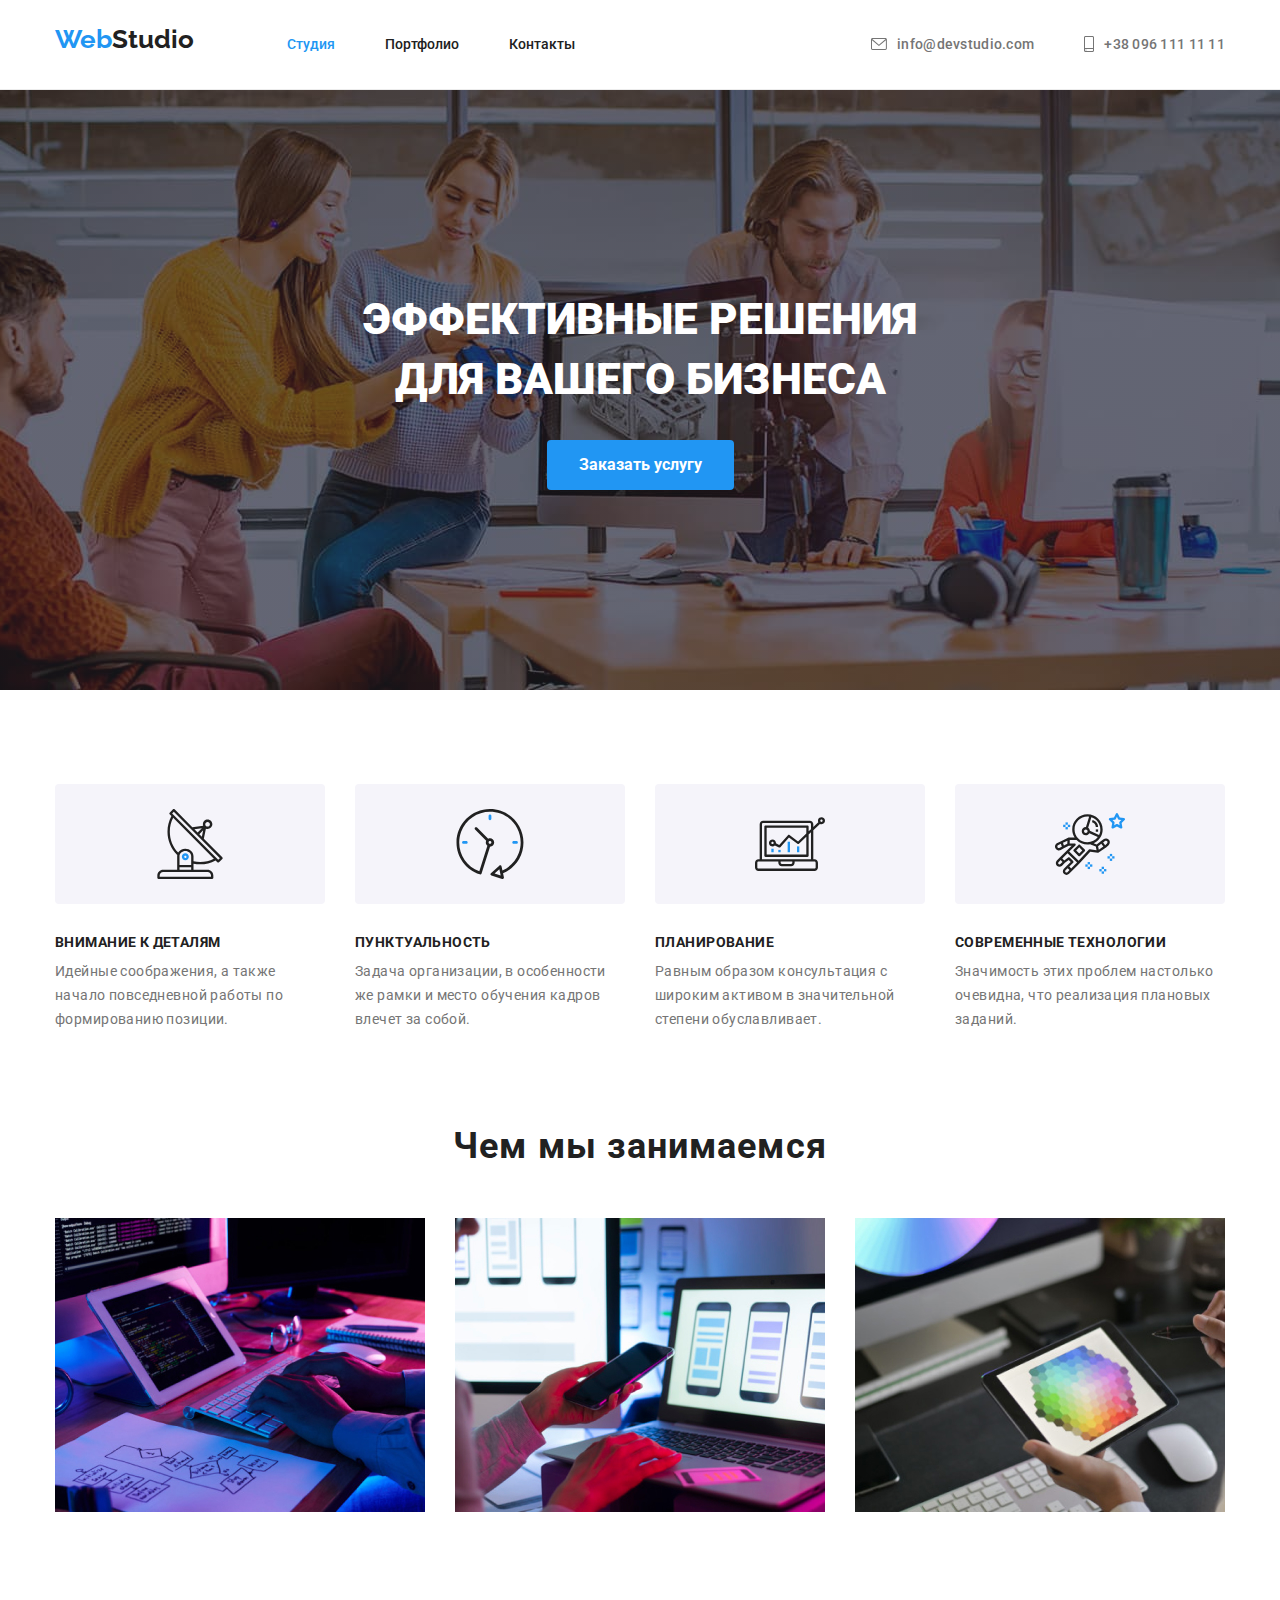
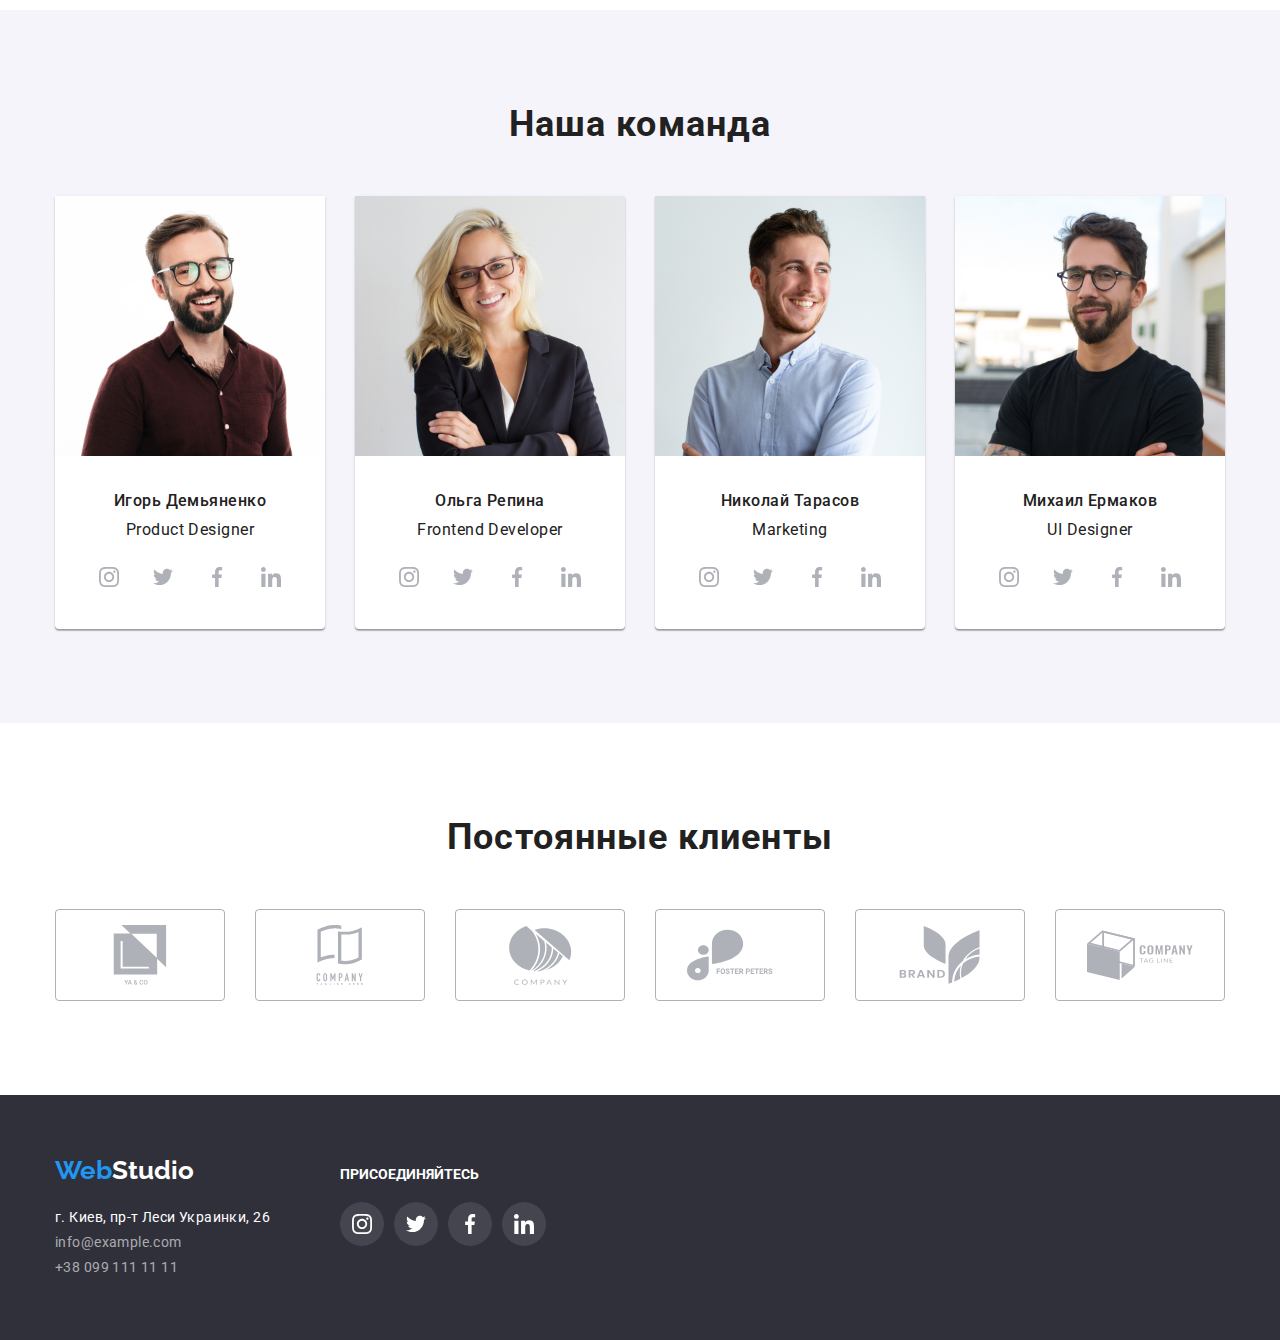
<file: index.html>
<!DOCTYPE html>
<html lang="ru">
<head>
	<meta charset="UTF-8">
	<meta http-equiv="X-UA-Compatible" content="IE=edge">
	<meta name="viewport" content="width=device-width, initial-scale">
	<link rel="stylesheet" href="https://cdnjs.cloudflare.com/ajax/libs/modern-normalize/1.0.0/modern-normalize.min.css">
	<link rel="stylesheet" href="./css/styles.css">
	<link rel="preconnect" href="https://fonts.gstatic.com">
	<link href="https://fonts.googleapis.com/css2?family=Raleway:wght@700&family=Roboto:wght@400;500;700;900&display=swap"
		rel="stylesheet">
	<title>Домашнє завдання №1</title>
</head>
<body>
	<!--Шапка-->
	<header class="header">
		<div class="container headContainer">
		<nav class="navigation">	
			<a href="./index.html" class="logo"> <span class="web">Web</span>Studio</a>
			<ul class="navList">
				<li class="navListItem"><a class="studio current" href="./index.html">Студия</a></li>
				<li class="navListItem"><a class="portfolio" href="./portfolio.html">Портфолио</a></li>
				<li class="navListItem"><a class="contact" href="#">Контакты</a></li>
			</ul>
		</nav>
			<ul class="contactList">
				<li class="contactItem">
					<a class="mail" href="mailto:info@devstudio.com">
						<svg class="iconMail" width="16px" height="12px">
							<use href="./images/sprite.svg#icon-envelope"></use>
						</svg>
					info@devstudio.com</a></li>
					
				<li class="contactItem"><a class="tel" href="tel:+380961111111" >
						<svg class="iconTel" width="10px" height="40px">
							<use href="./images/sprite.svg#icon-smartphone"></use>
						</svg>
					+38 096 111 11 11</a></li>
			</ul>	
		</div>
	</header>
	<main>
		<!--Эффективные решения для вашего бизнеса-->
		<section class="sectionEffect">
			<div class="container">
				<h1 class="effect">ЭФФЕКТИВНЫЕ РЕШЕНИЯ <br/> ДЛЯ ВАШЕГО БИЗНЕСА</h1>
				<button class="button" type="submit">Заказать услугу</button>	
			</div>
		</section>
		
		<!--Секция описание-->
		<section class="description">
			<div class="container">
				<h2 class="titleNone">Секция описание</h2>
				<ul class="sectionDescription">
					<li class="descriptionItem">
						<div class="iconDescription">
							<svg width="70px" height="70px">
								<use href="./images/sprite.svg#icon-antenna"></use>
							</svg>
						</div>
					<h3 class="descriptionTitle">Внимание к деталям</h3>
					<p class="descriptionText">Идейные соображения, а также начало повседневной работы по формированию позиции.</p>
					
				</li>
					<li class="descriptionItem">
						<div class="iconDescription">
							<svg width="70px" height="70px">
								<use href="./images/sprite.svg#icon-clock"></use>
							</svg>
						</div>
					<h3 class="descriptionTitle">Пунктуальность</h3>
					<p class="descriptionText">Задача организации, в особенности же рамки и место обучения кадров влечет за собой.</p>
					
				</li>
					<li class="descriptionItem">
						<div class="iconDescription">
							<svg width="70px" height="70px">
								<use href="./images/sprite.svg#icon-diagram"></use>
							</svg>
						</div>
					<h3 class="descriptionTitle">Планирование</h3>
					<p class="descriptionText">Равным образом консультация с широким активом в значительной степени обуславливает.</p>
					
				</li>
					<li class="descriptionItem">
						<div class="iconDescription">
							<svg width="70px" height="70px">
								<use href="./images/sprite.svg#icon-astronaut"></use>
							</svg>
						</div>
					<h3 class="descriptionTitle">Современные технологии</h3>
					<p class="descriptionText">Значимость этих проблем настолько очевидна, что реализация плановых заданий.</p>
				</li>

				</ul>
			</div>
		</section>

		<!--Чем мы занимаемся-->			
		<section class="sectionWork">	
					<div class="container">
				 		<h2 class="workTitle">Чем мы занимаемся</h2>
							<ul class="workList">
								<li class="workListItem"><img src="./images/PC.jpg" alt="Комп" width="370"></li>
								<li class="workListItem"><img src="./images/telephone.jpg" alt="Телефон" width="370"></li>
								<li class="workListItem"><img src="./images/tablet.jpg" alt="Планшет" width="370"></li>
							</ul>
					</div>
		</section>

				<!--Наша команда-->
		<section class="ourTeam">
				<div class="container">
					<h2 class="teamTitle">Наша команда</h2>
						<ul class="teamList">
							<li class="teamListItem">
								<img src="./images/Игорь.jpg" alt="Игорь" width="270">
									<div class="team">
										<h3 class="teamName">Игорь Демьяненко</h3>
										<p class="teamWork">Product Designer</p>
									
										<ul class="iconList">
											<li class="iconTeamSvg">
												<a class="socialLinkTeam" href="">
													<svg class="iconTeam">
														<use href="./images/sprite.svg#icon-instagram"></use>
													</svg>
												</a>
											</li>
											<li class="iconTeamSvg">
												<a class="socialLinkTeam" href="">
													<svg class="iconTeam">
														<use href="./images/sprite.svg#icon-twitter"></use>
													</svg>
												</a>
											</li>
											<li class="iconTeamSvg">
												<a class="socialLinkTeam" href="">
													<svg class="iconTeam">
														<use href="./images/sprite.svg#icon-facebook"></use>
													</svg>
												</a>
											</li>
											<li class="iconTeamSvg">
												<a class="socialLinkTeam" href="">
													<svg class="iconTeam">
														<use href="./images/sprite.svg#icon-linkedin"></use>
													</svg>
												</a>
											</li>
										</ul>
									</div>
							</li>
						
							<li class="teamListItem">
								<img src="./images/Ольга.jpg" alt="Ольга" width="270">
									<div class="team">
										<h3 class="teamName">Ольга Репина</h3>
										<p class="teamWork">Frontend Developer</p>
									
										<ul class="iconList">
											<li class="iconTeamSvg">
												<a class="socialLinkTeam" href="">
													<svg class="iconTeam">
														<use href="./images/sprite.svg#icon-instagram"></use>
													</svg>
												</a>
											</li>
											<li class="iconTeamSvg">
												<a class="socialLinkTeam" href="">
													<svg class="iconTeam">
														<use href="./images/sprite.svg#icon-twitter"></use>
													</svg>
												</a>
											</li>
											<li class="iconTeamSvg">
												<a class="socialLinkTeam" href="">
													<svg class="iconTeam">
														<use href="./images/sprite.svg#icon-facebook"></use>
													</svg>
												</a>
											</li>
											<li class="iconTeamSvg">
												<a class="socialLinkTeam" href="">
													<svg class="iconTeam">
														<use href="./images/sprite.svg#icon-linkedin"></use>
													</svg>
												</a>
											</li>
										</ul>
									</div>
							</li>
							<li class="teamListItem">
								<img src="./images/Николай.jpg" alt="Николай" width="270">
									<div class="team">
										<h3 class="teamName">Николай Тарасов</h3>
										<P class="teamWork">Marketing</P>
									
										<ul class="iconList">
											<li class="iconTeamSvg">
												<a class="socialLinkTeam" href="">
													<svg class="iconTeam">
														<use href="./images/sprite.svg#icon-instagram"></use>
													</svg>
												</a>
											</li>
											<li class="iconTeamSvg">
												<a class="socialLinkTeam" href="">
													<svg class="iconTeam">
														<use href="./images/sprite.svg#icon-twitter"></use>
													</svg>
												</a>
											</li>
											<li class="iconTeamSvg">
												<a class="socialLinkTeam" href="">
													<svg class="iconTeam">
														<use href="./images/sprite.svg#icon-facebook"></use>
													</svg>
												</a>
											</li>
											<li class="iconTeamSvg">
												<a class="socialLinkTeam" href="">
													<svg class="iconTeam">
														<use href="./images/sprite.svg#icon-linkedin"></use>
													</svg>
												</a>
											</li>
										</ul>
									</div>
							</li>
							<li class="teamListItem">
								<img src="./images/Михаил.jpg" alt="Михаил" width="270">
									<div class="team">
										<h3 class="teamName">Михаил Ермаков</h3>
										<p class="teamWork">UI Designer</p>
									
										<ul class="iconList">
											<li class="iconTeamSvg">
												<a class="socialLinkTeam" href="">
													<svg class="iconTeam">
														<use href="./images/sprite.svg#icon-instagram"></use>
													</svg>
												</a>
											</li>
											<li class="iconTeamSvg">
												<a class="socialLinkTeam" href="">
													<svg class="iconTeam">
														<use href="./images/sprite.svg#icon-twitter"></use>
													</svg>
												</a>
											</li>
											<li class="iconTeamSvg">
												<a class="socialLinkTeam" href="">
													<svg class="iconTeam">
														<use href="./images/sprite.svg#icon-facebook"></use>
													</svg>
												</a>
											</li>
											<li class="iconTeamSvg">
												<a class="socialLinkTeam" href="">
													<svg class="iconTeam">
														<use href="./images/sprite.svg#icon-linkedin"></use>
													</svg>
												</a>
											</li>
										</ul>
									</div>
							</li>
						</ul>
				</div>
		</section>

		<!-- Постоянные клиенты -->
		<section class="clientSvg">
			<div class="container">
				<h2 class="workTitle">Постоянные клиенты</h2>
				<ul class="iconItem" >
					<li class="icon">
						<a class="iconSvg" href="#">
							<svg class="iconClient">
								<use href="./images/sprite.svg#icon-client"></use>
							</svg>
						</a>
					</li>
					<li class="icon">
						<a class="iconSvg" href="#">
							<svg class="iconClient">
								<use href="./images/sprite.svg#icon-client1"></use>
							</svg>
						</a>
					</li>
					<li class="icon">
						<a class="iconSvg" href="#">
							<svg class="iconClient">
								<use class="use" href="./images/sprite.svg#icon-client2"></use>
							</svg>
						</a>
					</li>
					<li class="icon">
						<a class="iconSvg" href="#">
							<svg class="iconClient">
								<use href="./images/sprite.svg#icon-client3"></use>
							</svg>
						</a>
					</li>
					<li class="icon">
						<a class="iconSvg" href="#">
							<svg class="iconClient">
								<use href="./images/sprite.svg#icon-client4"></use>
							</svg>
						</a>
					</li>
					<li class="icon">
						<a class="iconSvg" href="#">
							<svg class="iconClient">
								<use href="./images/sprite.svg#icon-client5"></use>
							</svg>
						</a>
					</li>
			</ul>
			</div>
		</section>
	</main>

	<!--Данные-->
	<footer class="footer">
		  <div class="container footerContainer">
				<div class="footerAddress">
						<a href="./index.html" class="logo"> <span class="web">Web</span><span class="studioWhite">Studio</span></a>
					<address class="sectionAddress">
						<p class="address">г. Киев, пр-т Леси Украинки, 26</p>
						<ul>
							<li><a class="contactFooter" href="mailto:info@example.com">info@example.com</a></li>
							<li><a class="contactFooter" href="tel:+380991111111">+38 099 111 11 11</a></li>
						</ul>
			   	</address>
				</div>	
		 
				<div class="footerIcon">
					<p>присоединяйтесь</p>
					<ul class="iconFooterList">
						<li class="iconFotterLi">
							<a class="iconLinkFooter" href="">
								<svg class="footerSvg">
									<use href="./images/sprite.svg#icon-instagram"></use>
								</svg>
							</a>
						</li>
						<li class="iconFotterLi">
							<a class="iconLinkFooter" href="">
								<svg class="footerSvg">
									<use href="./images/sprite.svg#icon-twitter"></use>
								</svg>
							</a>
						</li>
						<li class="iconFotterLi">
							<a class="iconLinkFooter" href="">
								<svg class="footerSvg">
									<use href="./images/sprite.svg#icon-facebook"></use>
								</svg>
							</a>
						</li>
						<li class="iconFotterLi">
							<a class="iconLinkFooter" href="">
								<svg class="footerSvg">
									<use href="./images/sprite.svg#icon-linkedin"></use>
								</svg>
							</a>
						</li>
					</ul>
				</div>
			</div>
	</footer>
</body>
</html>
</file>
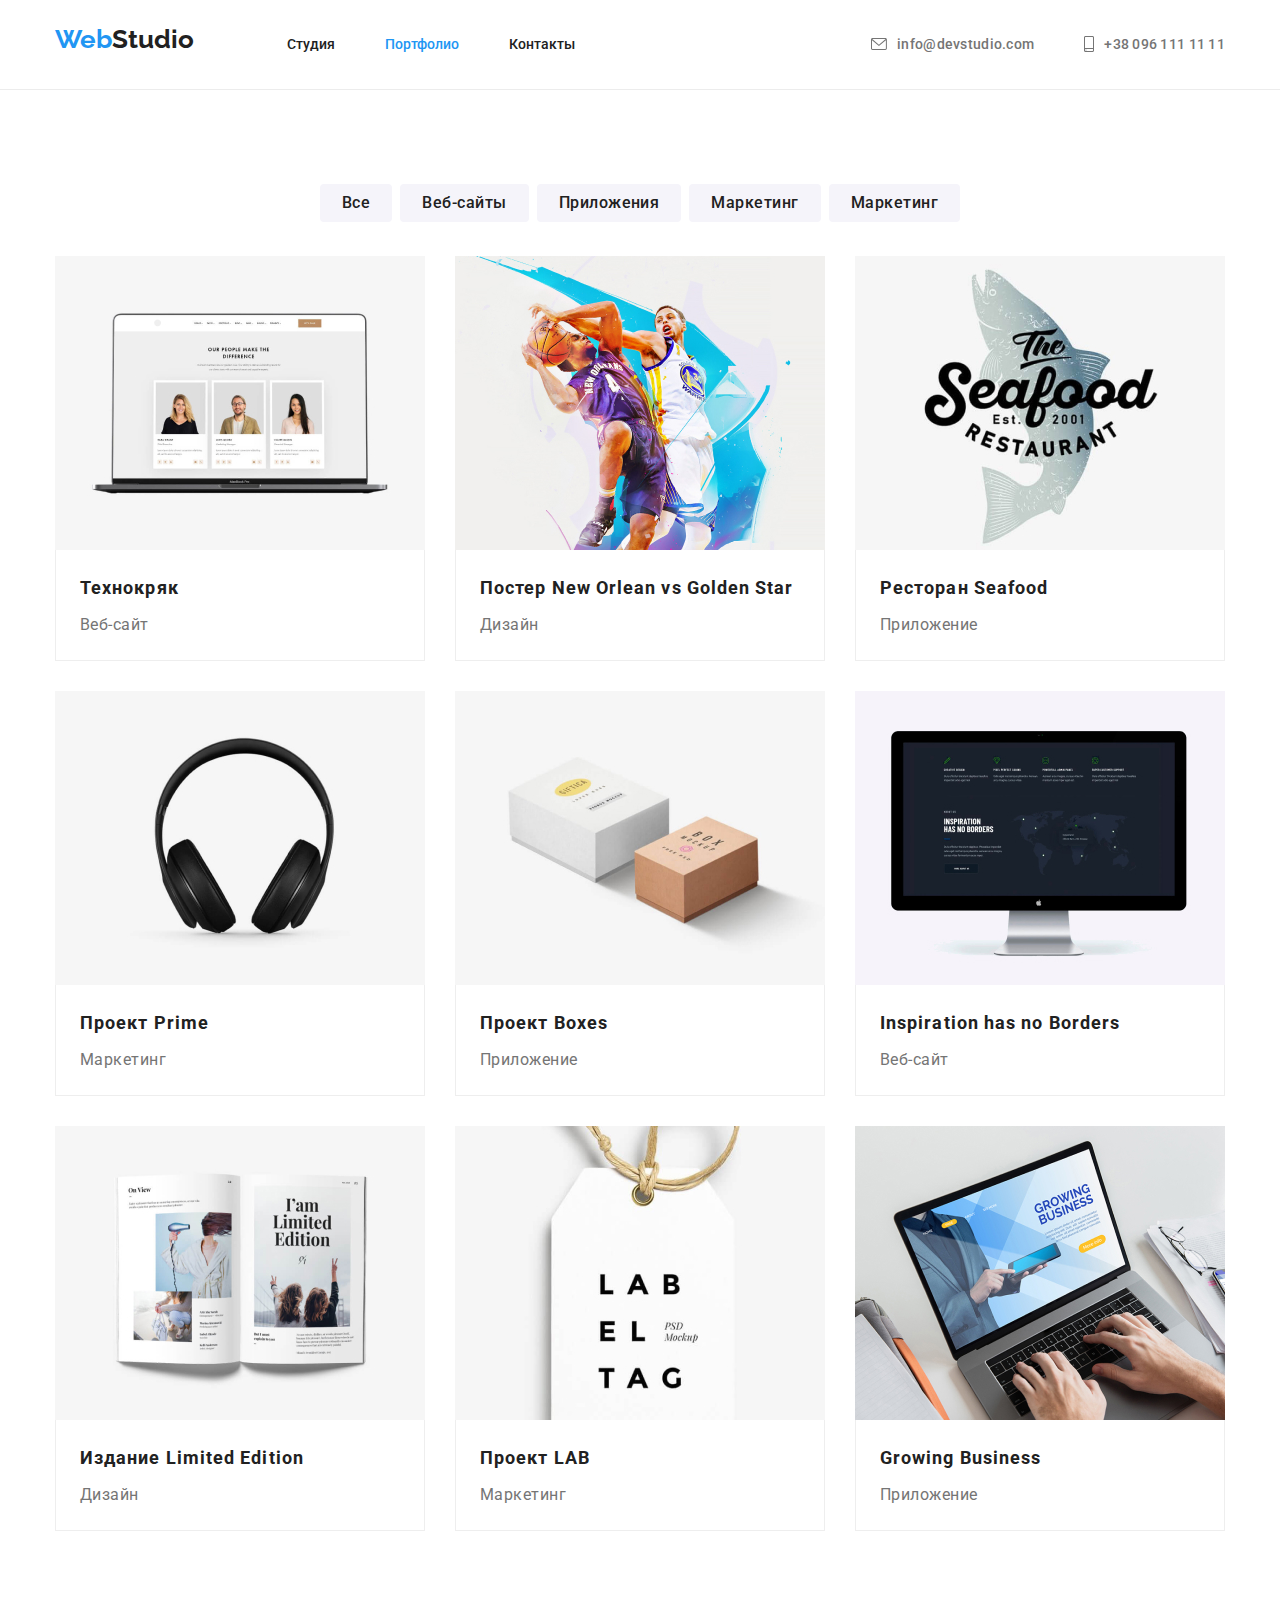
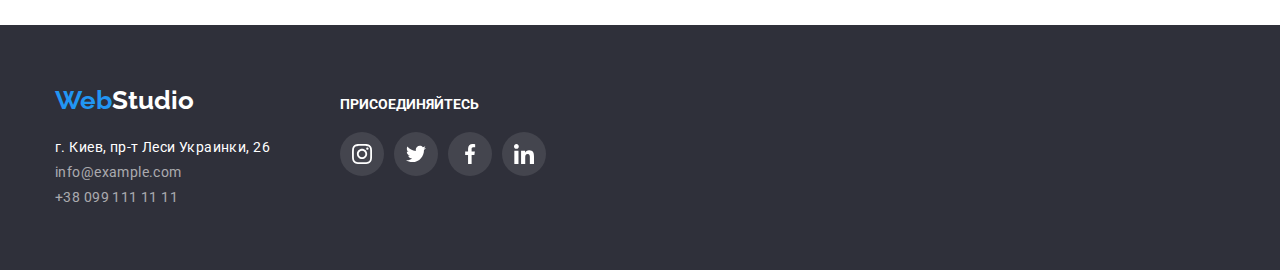
<file: portfolio.html>
<!DOCTYPE html>
<html lang="ru">
<head>
	<meta charset="UTF-8">
	<meta http-equiv="X-UA-Compatible" content="IE=edge">
	<meta name="viewport" content="width=device-width, initial-scale=1.0">
	<link rel="preconnect" href="https://fonts.gstatic.com">
	<link href="https://fonts.googleapis.com/css2?family=Raleway:wght@700&family=Roboto:wght@400;500;700;900&display=swap"
		rel="stylesheet">
	<link rel="stylesheet" href="https://cdnjs.cloudflare.com/ajax/libs/modern-normalize/1.0.0/modern-normalize.min.css">
	<link rel="stylesheet" href="./css/styles.css">
	<title>Домашнє завдання №2</title>
</head>
<body>
	
	<!--Шапка портфоліо-->
	<header class="header">
		<div class="container headContainer">	
			<nav class="navigation">	
				<a class="logo" href="./index.html"> <span class="web">Web</span>Studio</a>
				<ul class="navList">
					<li class="navListItem"><a class="studio" href="./index.html">Студия</a></li>
					<li class="navListItem"><a class="portfolio current" href="">Портфолио</a></li>
					<li class="navListItem"><a class="contact" href="">Контакты</a></li>
				</ul>
			</nav>
				<ul class="contactList">
					<li class="contactItem">
						<a class="mail" href="mailto:info@devstudio.com">
							<svg class="iconMail" width="16px" height="12px">
								<use href="./images/sprite.svg#icon-envelope"></use>
							</svg>
							info@devstudio.com</a>
					</li>
				
						<li class="contactItem"><a class="tel" href="tel:+380961111111">
							<svg class="iconTel" width="10px" height="40px">
								<use href="./images/sprite.svg#icon-smartphone"></use>
							</svg>
							+38 096 111 11 11</a>
						</li>
				</ul>

		</div>	
	</header>
	
	<main>	
		<section class="sectionPortfolio">
			<div class="container">
				<h1 class="titleNone">Кнопки навигация</h1>
					<ul class="filter">
						<li class="buttonItem">
							<button class="buttonFilter" type="button">Все</button>
						</li>
						<li class="buttonItem">
							<button class="buttonFilter" type="button">Веб-сайты</button>
						</li>
						<li class="buttonItem">
							<button class="buttonFilter" type="button">Приложения</button>
						</li>
						<li class="buttonItem">
							<button class="buttonFilter" type="button">Маркетинг</button>
						</li>
						<li class="buttonItem">
							<button class="buttonFilter" type="button">Маркетинг</button>
						</li>
					</ul>
				<h2 class="titleNone">Карточки портфолио</h2>
						<ul class="portfolioImg">
							<li class="portfolioItems">
								<img src="./images/notebook.jpg" alt="Ноутбук">
									<div class="titleWork">
										<h3 class="titleImg">Технокряк</h3>
										<p class="workImg">Веб-сайт</p>
									</div>
							</li>
							<li class="portfolioItems">
								<img src="./images/basketball.jpg" alt="Баскетбол" width="370">
									<div class="titleWork">
										<h3 class="titleImg">Постер New Orlean vs Golden Star</h3>
										<p class="workImg">Дизайн</p>
									</div>
							</li>

							<li class="portfolioItems">
								<img src="./images/seafood.jpg" alt="Приложение" width="370">
									<div class="titleWork">
										<h3 class="titleImg">Ресторан Seafood</h3>
										<p class="workImg">Приложение</p>
									</div>
							</li>

							<li class="portfolioItems">
								<img src="./images/headphones.jpg" alt="Наушники" width="370">
									<div class="titleWork">
										<h3 class="titleImg">Проект Prime</h3>
										<p class="workImg">Маркетинг</p>
									</div>
							</li>

							<li class="portfolioItems">
								<img src="./images/box.jpg" alt="Коробка" width="370">
									<div class="titleWork">
										<h3 class="titleImg">Проект Boxes</h3>
										<p class="workImg">Приложение</p>
									</div>
							</li>

							<li class="portfolioItems">
								<img src="./images/screen.jpg" alt="Экран" width="370">
									<div class="titleWork">
										<h3 class="titleImg">Inspiration has no Borders</h3>
										<p class="workImg">Веб-сайт</p>
									</div>
							</li>

							<li class="portfolioItems">
								<img src="./images/book.jpg" alt="Книга" width="370">
									<div class="titleWork">
										<h3 class="titleImg">Издание Limited Edition</h3>
										<p class="workImg">Дизайн</p>
									</div>
							</li>

							<li class="portfolioItems">
								<img src="./images/label.jpg" alt="Label" width="370">
									<div class="titleWork">
										<h3 class="titleImg">Проект LAB</h3>
										<p class="workImg">Маркетинг</p>
									</div>
							</li>

							<li class="portfolioItems">
								<img src="./images/work.jpg" alt="Работа" width="370">
									<div class="titleWork">
										<h3 class="titleImg">Growing Business</h3>
										<p class="workImg">Приложение</p>
									</div>
							</li>
						</ul>
				</div>
		</section>
	</main>

<footer class="footer">
	<div class="container footerContainer">
		<div class="footerAddress">
			<a href="./index.html" class="logo"> <span class="web">Web</span><span class="studioWhite">Studio</span></a>
			<address class="sectionAddress">
				<p class="address">г. Киев, пр-т Леси Украинки, 26</p>
				<ul>
					<li><a class="contactFooter" href="mailto:info@example.com">info@example.com</a></li>
					<li><a class="contactFooter" href="tel:+380991111111">+38 099 111 11 11</a></li>
				</ul>
			</address>
		</div>

		<div class="footerIcon">
			<p>присоединяйтесь</p>
			<ul class="iconFooterList">
				<li class="iconFotterLi">
					<a class="iconLinkFooter" href="">
						<svg class="footerSvg">
							<use href="./images/sprite.svg#icon-instagram"></use>
						</svg>
					</a>
				</li>
				<li class="iconFotterLi">
					<a class="iconLinkFooter" href="">
						<svg class="footerSvg">
							<use href="./images/sprite.svg#icon-twitter"></use>
						</svg>
					</a>
				</li>
				<li class="iconFotterLi">
					<a class="iconLinkFooter" href="">
						<svg class="footerSvg">
							<use href="./images/sprite.svg#icon-facebook"></use>
						</svg>
					</a>
				</li>
				<li class="iconFotterLi">
					<a class="iconLinkFooter" href="">
						<svg class="footerSvg">
							<use href="./images/sprite.svg#icon-linkedin"></use>
						</svg>
					</a>
				</li>
			</ul>
		</div>
	</div>
</footer>


</body>
</html>
</file>
<file: css/styles.css>
:root {
  --color-grey: rgba(117, 117, 117, 1);
  --black-color: rgba(33, 33, 33, 1);
  --blue-color: rgba(33, 150, 243, 1);
  --color-white: rgb(255, 255, 255, 1);
  --background-section: rgb(47, 48, 58);
  --background-ourTeam: rgb(245, 244, 250, 1);
  --background-color-button: rgb(33, 150, 243);
  --footer-contact-color: rgba(255, 255, 255, 0.6);
  --background-color-filter: rgba(245, 244, 250, 1);
  --background-color-header: rgba(255, 255, 255, 1);
  --card-set-gap: 30px;
  --background-Hero: rgba(47, 48, 58, 0.4);
  --background-footer-icons: rgba(255, 255, 255, 0.1);
  --color-icons: rgb(175, 177, 184, 1);
}
* {
  text-decoration: none;
  list-style-type: none;
  box-sizing: border-box;
  margin: 0;
  padding: 0;
}

body {
  font-family: "Roboto", sans-serif;
  color: var(--black-color);
}
.section {
  padding: 94px 0;
  margin: 0 auto;
}
.img {
  display: block;
}
.titleNone {
  display: none;
}
/* <!-- Index.html --> */

/* Логотип */

.header {
  padding-top: 24px;
  padding-bottom: 25px;
  align-items: center;
  background: var(--background-color-header);
}
.headContainer {
  display: flex;
}
.logo {
  display: block;
  color: var(--black-color);
  font-family: Raleway;
  font-weight: bold;
  font-size: 26px;
  line-height: 1.192;
}
.web {
  color: var(--blue-color);
}
.navigation {
  display: flex;
}
.navigation .studio.current {
  color: var(--blue-color);
}

.navList {
  display: flex;
  align-items: center;
  margin-left: 93px;
}
.navList > .navListItem:not(:last-child) {
  margin-right: 50px;
}
.navListItem {
  display: block;
}
.studio {
  text-decoration: none;
  color: var(--black-color);
  font-weight: 500;
  font-size: 14px;
  line-height: 1.142;
}
.studio:hover,
.studio:focus {
  color: var(--blue-color);
}
.contactList > .contactItem:not(:last-child) {
  margin-right: 50px;
}
/* Портфолио */
.navigation .portfolio.current {
  color: var(--blue-color);
}
.portfolio {
  color: var(--black-color);
  font-weight: 500;
  font-size: 14px;
  line-height: 1.142;
}
.portfolio:hover,
.portfolio:focus {
  color: var(--blue-color);
}

/* Контакты */
.contactList {
  display: flex;
  align-items: center;
  margin-left: auto;
}
.contact {
  color: var(--black-color);
  font-weight: 500;
  font-size: 14px;
  line-height: 1.142;
}

/* почта */
.iconMail {
  fill: currentColor;
  margin-right: 10px;
}

.mail {
  display: flex;
  align-items: center;
  color: var(--color-grey);
  font-weight: 500;
  font-size: 14px;
  line-height: 1.142;
  letter-spacing: 0.02em;
}

.mail:hover,
.mail:focus {
  color: var(--blue-color);
}

/* телефон */
.iconTel {
  fill: currentColor;
  margin-right: 10px;
}
.tel {
  display: flex;
  align-items: center;
  color: var(--color-grey);
  font-weight: 500;
  font-size: 14px;
  line-height: 1.142;
  letter-spacing: 0.02em;
}
.tel:hover,
.tel:focus {
  color: var(--blue-color);
}
/* Секция Эффективные решения для вашего бизнеса  */
.sectionEffect {
  text-align: center;
  background: var(--background-section);
  padding-top: 200px;
  padding-bottom: 200px;
}

.sectionEffect {
  max-width: 1600px;
  height: 600px;
  margin-right: auto;
  margin-left: auto;
  background-size: cover;
  background-position: center;
  background-repeat: no-repeat;
  background-image: linear-gradient(
      to right,
      var(--background-Hero),
      var(--background-Hero)
    ),
    url(../images/backgroundHero.jpg);
}

.effect {
  color: var(--color-white);
  font-style: normal;
  font-weight: 900;
  font-size: 44px;
  line-height: 1.363;
  margin-bottom: 30px;
}

.button {
  display: inline-block;
  font-family: inherit;
  background-color: var(--background-color-button);
  color: var(--color-white);
  border: none;
  font-weight: bold;
  font-size: 16px;
  line-height: 1.875;
  align-items: center;
  cursor: pointer;
  padding: 10px 32px;
  border-radius: 4px;
}
.button:hover,
.button:focus {
  color: var(--color-white);
}
/* Секция описание */
.description {
  padding-top: 94px;
}
.sectionDescription {
  display: flex;
}
.iconDescription {
  display: flex;
  width: 270px;
  height: 120px;
  justify-content: center;
  align-items: center;
  background-color: var(--background-color-filter);
  border-radius: 4px;
  margin-bottom: 30px;
}
.descriptionItem {
  margin-right: 30px;
}

.descriptionTitle {
  font-weight: bold;
  font-size: 14px;
  line-height: 1.142;
  letter-spacing: 0.03em;
  text-transform: uppercase;
  margin-bottom: 10px;
}

.descriptionText {
  align-items: center;
  font-weight: normal;
  font-size: 14px;
  line-height: 1.714;
  letter-spacing: 0.03em;
  color: var(--color-grey);
}

/* Чем мы занимаемся */
.sectionWork {
  padding-top: 94px;
  padding-bottom: 94px;
}
.workList {
  display: flex;
  justify-content: center;
}
.workListItem:not(:last-child) {
  margin-right: 30px;
}
.workTitle {
  font-weight: bold;
  font-size: 36px;
  line-height: 1.166;
  text-align: center;
  letter-spacing: 0.03em;
  margin-bottom: 50px;
}

/* Наша команда */
.teamList {
  display: flex;
}

.teamListItem:not(:last-child) {
  margin-right: 30px;
}
.teamListItem {
  background-color: var(--color-white);
  box-shadow: 0px 1px 3px rgba(0, 0, 0, 0.12), 0px 1px 1px rgba(0, 0, 0, 0.14),
    0px 2px 1px rgba(0, 0, 0, 0.2);
  border-radius: 0px 0px 4px 4px;
}
.ourTeam {
  padding-top: 94px;
  padding-bottom: 94px;
  background: var(--background-ourTeam);
}
.teamTitle {
  font-weight: bold;
  font-size: 36px;
  line-height: 1.166;
  text-align: center;
  letter-spacing: 0.03em;
  margin-bottom: 50px;
}
.team {
  padding: 30px 32px;
}
.teamName {
  font-weight: 500;
  font-size: 16px;
  line-height: 1.187;
  text-align: center;
  letter-spacing: 0.03em;
  margin-bottom: 10px;
}
.teamWork {
  font-weight: normal;
  font-size: 16px;
  line-height: 1.187;
  text-align: center;
  letter-spacing: 0.03em;
  margin-bottom: 16px;
}

/* Иконки- Наша команда */
.iconList {
  display: flex;
  align-items: center;
}
.iconTeamSvg:not(:last-child) {
  margin-right: 10px;
}
.socialLinkTeam {
  fill: var(--color-icons);
  display: flex;
  justify-content: center;
  align-items: center;
  border-radius: 50%;
  width: 44px;
  height: 44px;
}
.iconTeam {
  width: 20px;
  height: 20px;
}

.socialLinkTeam:hover,
.socialLinkTeam:focus {
  fill: var(--color-white);
  background: var(--blue-color);
  border-radius: 50%;
}

/* Постоянные клиенты */
.clientSvg {
  padding-top: 94px;
  padding-bottom: 94px;
}
.iconItem {
  display: flex;
  justify-content: center;
  margin: 0 auto;
  justify-content: center;
}

.icon:not(:last-child) {
  margin-right: 30px;
}
.iconSvg {
  border: 1px solid rgba(175, 177, 184, 1);
  fill: var(--color-icons);
  display: flex;
  width: 170px;
  height: 92px;
  border-radius: 4px;
  justify-content: center;
  align-items: center;
}

.iconClient {
  display: flex;
  align-items: center;
  justify-content: center;
  width: 106px;
  height: 60px;
  background-color: var(--color-white);
}
.iconSvg:focus,
.iconSvg:hover {
  fill: var(--blue-color);
  border-color: var(--blue-color);
}

.iconClient:focus,
.iconClient:hover {
  fill: var(--blue-color);
  border-color: var(--blue-color);
}

/* Данные */
.footer {
  padding-top: 60px;
  padding-bottom: 60px;
  background-color: var(--background-section);
}
.studioWhite {
  color: var(--color-white);
}
.sectionAddress {
  text-align: left;
  font-style: normal;
  font-weight: normal;
  font-size: 14px;
  line-height: 1.714;
  letter-spacing: 0.03em;
  color: var(--color-white);
}

.footerAddress > .logo {
  margin-bottom: 20px;
}
.contactFooter {
  text-decoration: none;
  font-weight: normal;
  font-size: 14px;
  line-height: 24px;
  letter-spacing: 0.03em;
  color: var(--footer-contact-color);
}
.contactFooter {
  padding-top: 9px;
}
.contactFooter:hover,
.contactFooter:focus {
  color: var(--blue-color);
}

.footerIcon {
  margin-left: 70px;
}
.footerIcon p {
  font-weight: bold;
  font-size: 14px;
  line-height: inherit;
  letter-spacing: inherit;
  text-transform: uppercase;
  color: var(--color-white);
}
.footerContainer {
  display: flex;
  align-items: baseline;
}
.iconFooterList {
  width: 206px;
  display: flex;
  align-items: center;
}
.footerSvg {
  width: 20px;
  height: 20px;
  fill: var(--color-white);
}
.iconLinkFooter {
  display: flex;
  background-color: var(--background-footer-icons);
  width: 44px;
  height: 44px;
  border-radius: 50%;
  justify-content: center;
  align-items: center;
}
.footerIcon p {
  margin-bottom: 20px;
}
.iconFotterLi:not(:last-child) {
  margin-right: 10px;
}
.iconLinkFooter:hover,
.iconLinkFooter:focus {
  fill: var(--color-white);
  background: var(--blue-color);
  border-radius: 50%;
}
/* <!-- Portfolio.html --> */

/* Кнопки навигации */
.sectionPortfolio {
  padding-top: 94px;
  padding-bottom: 94px;
}
.filter {
  margin-bottom: 34px;
  display: flex;
  justify-content: center;
}
.buttonFilter {
  background: var(--background-color-filter);
  color: var(--black-color);
  font-family: inherit;
  font-weight: 500;
  font-size: 16px;
  line-height: 1.625;
  text-align: center;
  letter-spacing: 0.03em;
  border: none;
  border-radius: 4px;
  cursor: pointer;
  padding: 6px 22px;
}
.buttonItem:not(:last-child) {
  margin-right: 8px;
}
.buttonItem {
}

.buttonFilter:hover,
.buttonFilter:focus {
  background: var(--background-color-button);
  color: var(--color-white);
  box-shadow: 0px 1px 1px rgba(0, 0, 0, 0.12), 0px 4px 4px rgba(0, 0, 0, 0.06),
    1px 4px 6px rgba(0, 0, 0, 0.16);
}
.portfolioImg {
  display: flex;
  flex-wrap: wrap;
  margin-left: calc(-1 * var(--card-set-gap));
  margin-top: calc(-1 * var(--card-set-gap));
}
.portfolioImg > .portfolioItems {
  flex-basis: calc(100% / 3 - var(--card-set-gap));
  margin-top: var(--card-set-gap);
  margin-left: var(--card-set-gap);
}
.portfolioImg img {
  display: block;
}
.portfolioItems:hover {
  background: var(--color-white);
  box-sizing: border-box;
  box-shadow: 0px 1px 1px rgba(0, 0, 0, 0.12), 0px 4px 4px rgba(0, 0, 0, 0.06),
    1px 4px 6px rgba(0, 0, 0, 0.16);
}
.titleImg {
  font-weight: bold;
  font-size: 18px;
  line-height: 2;
  letter-spacing: 0.06em;
  margin-bottom: 4px;
}
.workImg {
  font-weight: normal;
  font-size: 16px;
  line-height: 1.875;
  letter-spacing: 0.03em;
  color: var(--color-grey);
}

.titleWork {
  border-left: 1px solid #eee;
  border-right: 1px solid #eee;
  border-bottom: 1px solid #eee;
  padding: 20px 24px;
}

.container {
  width: 1200px;
  margin-left: auto;
  margin-right: auto;
  padding: 0 15px;
}
.header {
  border-bottom: 1px solid #ececec;
}
/* github */
</file>
